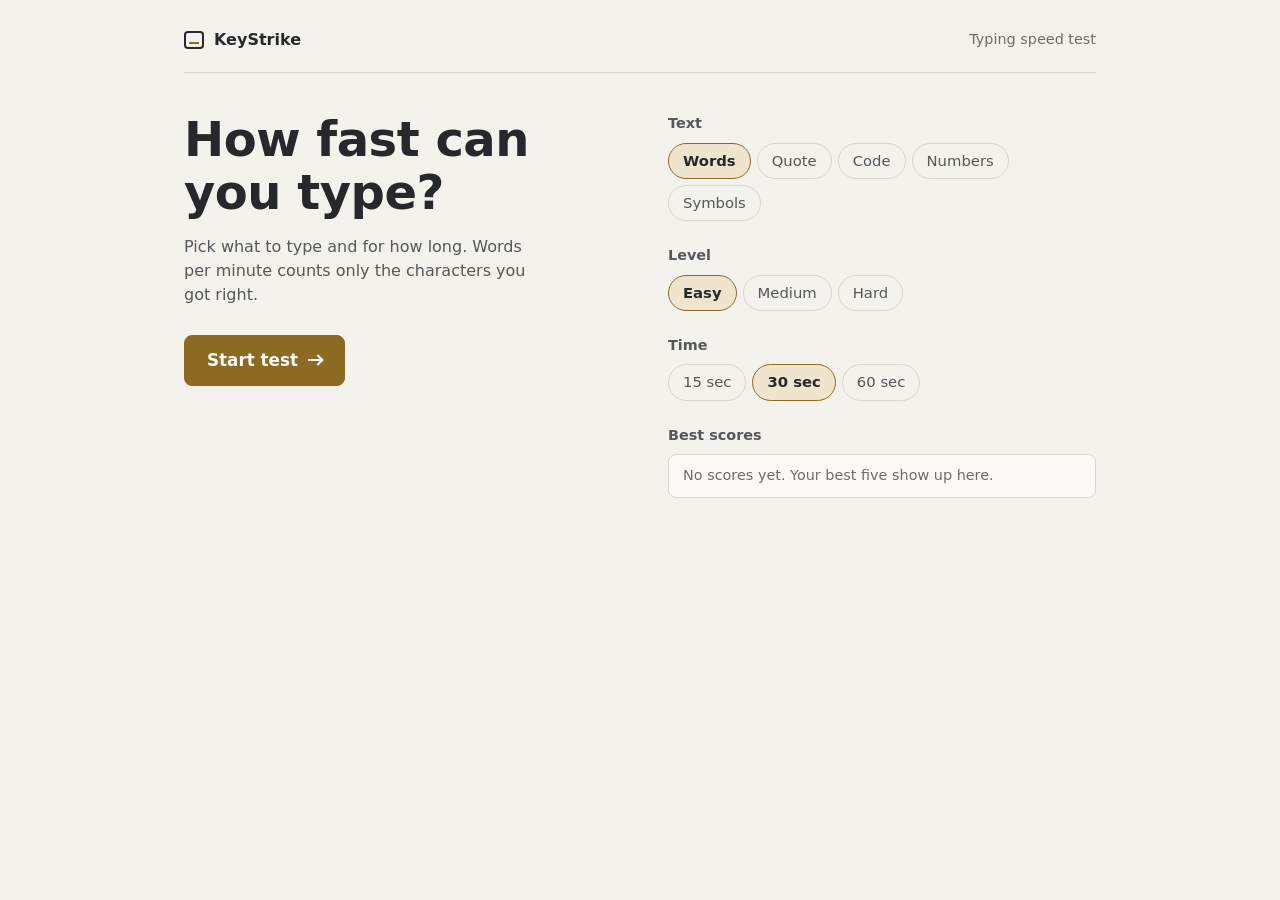
<file: index.html>
<!DOCTYPE html>
<html lang="en">
<head>
  <meta charset="UTF-8">
  <meta name="viewport" content="width=device-width, initial-scale=1">
  <title>KeyStrike | Typing speed test</title>
  <meta name="description" content="A typing speed test with words, quotes, code, numbers, and symbols. Best scores stay in your browser.">
  <link rel="stylesheet" href="css/style.css">
</head>
<body>
  <main class="app">
    <header class="header">
      <a href="index.html" class="brand"><span class="brand__mark" aria-hidden="true"></span>KeyStrike</a>
      <span class="header__note">Typing speed test</span>
    </header>

    <div class="home">
      <section class="home__intro">
        <h1 class="home__title">How fast can you type?</h1>
        <p class="home__lede">Pick what to type and for how long. Words per minute counts only the characters you got right.</p>
        <a href="test.html" class="btn btn--primary btn--large" id="startBtn">Start test<span class="arrow-icon" aria-hidden="true"></span></a>
      </section>

      <section class="home__settings" aria-label="Test settings">
        <div class="setting">
          <p class="setting__label" id="modeLabel">Text</p>
          <div class="choices" role="group" aria-labelledby="modeLabel">
            <button type="button" class="choice" data-setting="mode" data-value="normal">Words</button>
            <button type="button" class="choice" data-setting="mode" data-value="quote">Quote</button>
            <button type="button" class="choice" data-setting="mode" data-value="code">Code</button>
            <button type="button" class="choice" data-setting="mode" data-value="numbers">Numbers</button>
            <button type="button" class="choice" data-setting="mode" data-value="symbols">Symbols</button>
          </div>
        </div>

        <div class="setting">
          <p class="setting__label" id="levelLabel">Level</p>
          <div class="choices" role="group" aria-labelledby="levelLabel">
            <button type="button" class="choice" data-setting="level" data-value="easy">Easy</button>
            <button type="button" class="choice" data-setting="level" data-value="medium">Medium</button>
            <button type="button" class="choice" data-setting="level" data-value="hard">Hard</button>
          </div>
        </div>

        <div class="setting">
          <p class="setting__label" id="timeLabel">Time</p>
          <div class="choices" role="group" aria-labelledby="timeLabel">
            <button type="button" class="choice" data-setting="time" data-value="15">15 sec</button>
            <button type="button" class="choice" data-setting="time" data-value="30">30 sec</button>
            <button type="button" class="choice" data-setting="time" data-value="60">60 sec</button>
          </div>
        </div>

        <div class="setting">
          <p class="setting__label">Best scores</p>
          <ol class="scores" id="bestScores"></ol>
        </div>
      </section>
    </div>
  </main>

  <script src="js/config.js"></script>
  <script src="js/home.js"></script>
</body>
</html>
</file>
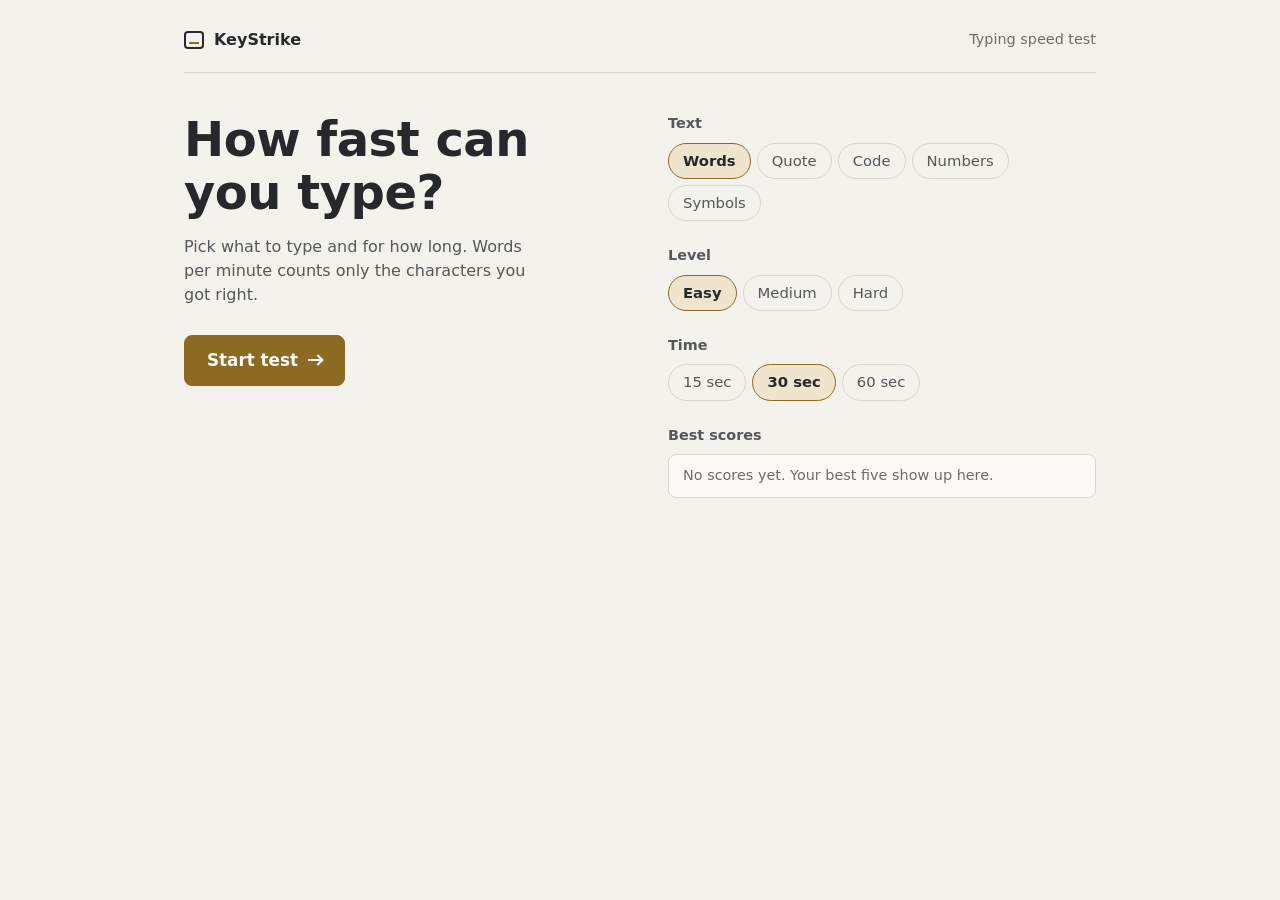
<file: result.html>
<!DOCTYPE html>
<html lang="en">
<head>
  <meta charset="UTF-8">
  <meta name="viewport" content="width=device-width, initial-scale=1">
  <title>Your result | KeyStrike</title>
  <link rel="stylesheet" href="css/style.css">
</head>
<body>
  <main class="app">
    <header class="header">
      <a href="index.html" class="brand"><span class="brand__mark" aria-hidden="true"></span>KeyStrike</a>
      <span class="header__note" id="setupLabel"></span>
    </header>

    <section class="result">
      <p class="result__label">Words per minute</p>
      <p class="result__wpm" id="resWpm">0</p>
      <p class="result__verdict" id="resultRank"></p>
    </section>

    <dl class="result-grid">
      <div><dt>Accuracy</dt><dd id="resAcc">0%</dd></div>
      <div><dt>Correct characters</dt><dd id="resCorrect">0</dd></div>
      <div><dt>Mistakes</dt><dd id="resErrors">0</dd></div>
      <div><dt>Time</dt><dd id="resTime">0s</dd></div>
    </dl>

    <div class="actions actions--center">
      <a href="test.html" class="btn btn--primary">Try again<span class="arrow-icon" aria-hidden="true"></span></a>
      <a href="index.html" class="btn btn--quiet">Change settings</a>
    </div>
  </main>

  <script src="js/config.js"></script>
  <script src="js/result.js"></script>
</body>
</html>
</file>
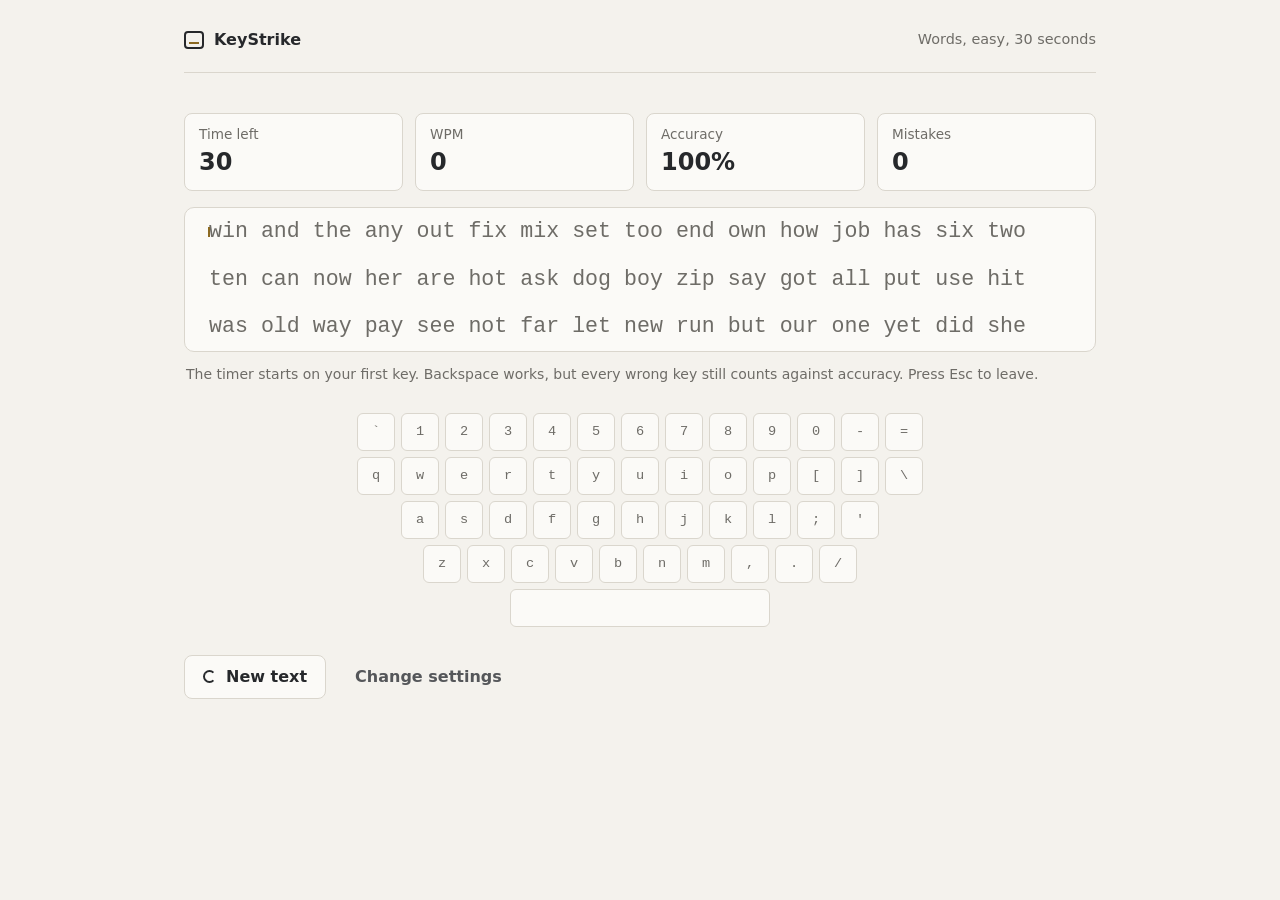
<file: test.html>
<!DOCTYPE html>
<html lang="en">
<head>
  <meta charset="UTF-8">
  <meta name="viewport" content="width=device-width, initial-scale=1">
  <title>Typing test | KeyStrike</title>
  <link rel="stylesheet" href="css/style.css">
</head>
<body>
  <main class="app">
    <header class="header">
      <a href="index.html" class="brand"><span class="brand__mark" aria-hidden="true"></span>KeyStrike</a>
      <span class="header__note" id="setupLabel"></span>
    </header>

    <dl class="live">
      <div><dt>Time left</dt><dd id="timerVal">30</dd></div>
      <div><dt>WPM</dt><dd id="wpmLive">0</dd></div>
      <div><dt>Accuracy</dt><dd id="accLive">100%</dd></div>
      <div><dt>Mistakes</dt><dd id="errLive">0</dd></div>
    </dl>

    <div class="words-wrap" id="wordsWrap">
      <div class="words" id="wordDisplay" aria-hidden="true"></div>
      <p class="focus-hint" id="focusHint" hidden>Click here to keep typing</p>
    </div>

    <label class="visually-hidden" for="typingInput">Type the text shown above</label>
    <input type="text" id="typingInput" class="typing-input" autocomplete="off" autocorrect="off" autocapitalize="off" spellcheck="false">

    <p class="test-tip">The timer starts on your first key. Backspace works, but every wrong key still counts against accuracy. Press Esc to leave.</p>

    <div class="keyboard" id="keyboard" aria-hidden="true"></div>

    <div class="actions">
      <button type="button" class="btn" id="restartBtn"><span class="restart-icon" aria-hidden="true"></span>New text</button>
      <a href="index.html" class="btn btn--quiet">Change settings</a>
    </div>
  </main>

  <script src="js/config.js"></script>
  <script src="js/words.js"></script>
  <script src="js/keyboard.js"></script>
  <script src="js/test.js"></script>
</body>
</html>
</file>
<file: css/style.css>
:root {
  color-scheme: light dark;
  --bg: #F4F2ED;
  --surface: #FBFAF7;
  --surface-2: #ECE9E2;
  --border: #DAD6CD;
  --text: #26282B;
  --text-soft: #55575A;
  --muted: #6E6C67;
  --accent: #8C6A22;
  --accent-soft: #EFE5CF;
  --on-accent: #FBFAF7;
  --right: #3B6B46;
  --wrong: #A6433A;
  --wrong-soft: #F3DDD8;
  --font: system-ui, -apple-system, "Segoe UI", Roboto, "Helvetica Neue", Arial, sans-serif;
  --mono: ui-monospace, "Cascadia Mono", "SF Mono", Consolas, "Liberation Mono", monospace;
}

@media (prefers-color-scheme: dark) {
  :root {
    --bg: #1C1E21;
    --surface: #24272B;
    --surface-2: #2D3035;
    --border: #3A3E44;
    --text: #E6E3DC;
    --text-soft: #B5B1A9;
    --muted: #9A968F;
    --accent: #D8B676;
    --accent-soft: #3A3427;
    --on-accent: #1C1E21;
    --right: #9CC6A3;
    --wrong: #E89A90;
    --wrong-soft: #4A2E2B;
  }
}

*, *::before, *::after { box-sizing: border-box; margin: 0; padding: 0; }

body {
  font-family: var(--font);
  background: var(--bg);
  color: var(--text);
  line-height: 1.5;
  min-height: 100vh;
}

a { color: inherit; }
button, input { font: inherit; color: inherit; }
button { cursor: pointer; background: none; border: none; }
ol { list-style: none; }

:focus-visible { outline: 2px solid var(--accent); outline-offset: 2px; }

.visually-hidden {
  position: absolute;
  width: 1px;
  height: 1px;
  overflow: hidden;
  clip-path: inset(50%);
  white-space: nowrap;
}

.app {
  max-width: 960px;
  margin: 0 auto;
  padding: 28px 24px 64px;
}

.header {
  display: flex;
  justify-content: space-between;
  align-items: center;
  gap: 16px;
  padding-bottom: 20px;
  margin-bottom: 40px;
  border-bottom: 1px solid var(--border);
}
.header__note { color: var(--muted); font-size: 0.9rem; }

.brand {
  display: inline-flex;
  align-items: center;
  gap: 10px;
  font-weight: 700;
  text-decoration: none;
}
.brand__mark {
  width: 20px;
  height: 18px;
  border: 2px solid currentColor;
  border-radius: 4px;
  position: relative;
}
.brand__mark::after {
  content: "";
  position: absolute;
  left: 3px;
  right: 3px;
  bottom: 3px;
  height: 2px;
  background: var(--accent);
}

.btn {
  display: inline-flex;
  align-items: center;
  gap: 10px;
  padding: 9px 18px;
  border: 1px solid var(--border);
  border-radius: 8px;
  background: var(--surface);
  font-weight: 600;
  text-decoration: none;
}
.btn:hover { background: var(--surface-2); }
.btn--primary { background: var(--accent); border-color: var(--accent); color: var(--on-accent); }
.btn--primary:hover { background: var(--accent); filter: brightness(0.94); }
.btn--quiet { border-color: transparent; background: none; color: var(--text-soft); }
.btn--quiet:hover { background: var(--surface-2); color: var(--text); }
.btn--large { padding: 12px 22px; font-size: 1.05rem; }

.arrow-icon {
  width: 14px;
  height: 2px;
  background: currentColor;
  position: relative;
}
.arrow-icon::after {
  content: "";
  position: absolute;
  right: 0;
  top: 50%;
  width: 8px;
  height: 8px;
  border-top: 2px solid currentColor;
  border-right: 2px solid currentColor;
  transform: translateY(-50%) rotate(45deg);
}

.restart-icon {
  width: 13px;
  height: 13px;
  border: 2px solid currentColor;
  border-right-color: transparent;
  border-radius: 50%;
}

.home {
  display: grid;
  grid-template-columns: 1fr 1fr;
  gap: 56px;
  align-items: start;
}
.home__title {
  font-size: clamp(2rem, 5vw, 3rem);
  line-height: 1.1;
  letter-spacing: -0.01em;
  margin-bottom: 16px;
}
.home__lede { color: var(--text-soft); max-width: 36ch; margin-bottom: 28px; }

.setting + .setting { margin-top: 24px; }
.setting__label { font-size: 0.9rem; font-weight: 600; color: var(--text-soft); margin-bottom: 8px; }

.choices { display: flex; flex-wrap: wrap; gap: 6px; }
.choice {
  padding: 6px 14px;
  border: 1px solid var(--border);
  border-radius: 999px;
  color: var(--text-soft);
  font-size: 0.925rem;
}
.choice:hover { color: var(--text); background: var(--surface); }
.choice[aria-pressed="true"] { background: var(--accent-soft); border-color: var(--accent); color: var(--text); font-weight: 600; }

.scores { border: 1px solid var(--border); border-radius: 8px; background: var(--surface); }
.scores__row,
.scores__empty {
  display: grid;
  grid-template-columns: 5.5rem 3.5rem 1fr auto;
  gap: 12px;
  padding: 10px 14px;
  font-size: 0.9rem;
  color: var(--text-soft);
}
.scores__empty { display: block; color: var(--muted); }
.scores__row + .scores__row { border-top: 1px solid var(--border); }
.scores__wpm { color: var(--text); font-weight: 600; }
.scores__date { color: var(--muted); }

.live {
  display: grid;
  grid-template-columns: repeat(4, 1fr);
  gap: 12px;
  margin-bottom: 16px;
}
.live div,
.result-grid div {
  background: var(--surface);
  border: 1px solid var(--border);
  border-radius: 8px;
  padding: 10px 14px;
}
.live dt,
.result-grid dt { font-size: 0.85rem; color: var(--muted); }
.live dd,
.result-grid dd { font-size: 1.5rem; font-weight: 650; font-variant-numeric: tabular-nums; }

.words-wrap {
  position: relative;
  font-family: var(--mono);
  font-size: 1.35rem;
  line-height: 2.2;
  box-sizing: content-box;
  height: 6.6em;
  padding: 0 24px;
  overflow: hidden;
  scroll-behavior: smooth;
  background: var(--surface);
  border: 1px solid var(--border);
  border-radius: 10px;
  cursor: text;
}
.words { color: var(--muted); user-select: none; }
.word { display: inline-block; vertical-align: top; white-space: pre; }
.char { position: relative; }
.char.is-right { color: var(--right); }
.char.is-wrong { color: var(--wrong); text-decoration: underline; text-underline-offset: 4px; }
.char--space.is-wrong { background: var(--wrong-soft); text-decoration: none; }
.char.is-cursor::before {
  content: "";
  position: absolute;
  left: -1px;
  top: 0.35em;
  bottom: 0.3em;
  width: 2px;
  background: var(--accent);
  animation: blink 1s step-end infinite;
}
@keyframes blink { 50% { opacity: 0; } }

.focus-hint {
  position: absolute;
  inset: 0;
  display: grid;
  place-items: center;
  font-family: var(--font);
  font-size: 1rem;
  color: var(--text);
  background: color-mix(in srgb, var(--surface) 82%, transparent);
}
.focus-hint[hidden] { display: none; }

.typing-input {
  position: absolute;
  opacity: 0;
  width: 1px;
  height: 1px;
  pointer-events: none;
}

.test-tip { color: var(--muted); font-size: 0.875rem; margin: 12px 2px 28px; }

.keyboard { display: grid; gap: 6px; justify-content: center; margin-bottom: 28px; }
.kb-row { display: flex; gap: 6px; justify-content: center; }
.key {
  width: 38px;
  height: 38px;
  display: grid;
  place-items: center;
  border: 1px solid var(--border);
  border-radius: 6px;
  background: var(--surface);
  color: var(--muted);
  font-family: var(--mono);
  font-size: 0.85rem;
  transition: background 0.2s, color 0.2s, border-color 0.2s;
}
.key--space { width: 260px; }
.key--right { background: var(--accent-soft); border-color: var(--accent); color: var(--text); transition: none; }
.key--wrong { background: var(--wrong-soft); border-color: var(--wrong); color: var(--wrong); transition: none; }

.actions { display: flex; gap: 10px; flex-wrap: wrap; }
.actions--center { justify-content: center; }

.result { text-align: center; padding: 20px 0 32px; }
.result__label { color: var(--muted); }
.result__wpm { font-size: clamp(4rem, 14vw, 6.5rem); font-weight: 700; line-height: 1; margin: 6px 0 14px; font-variant-numeric: tabular-nums; }
.result__verdict { color: var(--text-soft); max-width: 44ch; margin: 0 auto; }

.result-grid {
  display: grid;
  grid-template-columns: repeat(4, 1fr);
  gap: 12px;
  margin-bottom: 32px;
}

@media (max-width: 760px) {
  .home { grid-template-columns: 1fr; gap: 40px; }
  .live,
  .result-grid { grid-template-columns: repeat(2, 1fr); }
  .keyboard { display: none; }
  .words-wrap { font-size: 1.15rem; padding: 0 18px; }
}

@media (max-width: 420px) {
  .app { padding: 20px 16px 48px; }
  .header__note { display: none; }
  .scores__row { grid-template-columns: 4.5rem 3rem 1fr; }
  .scores__date { display: none; }
}

@media (prefers-reduced-motion: reduce) {
  .words-wrap { scroll-behavior: auto; }
  .char.is-cursor::before { animation: none; }
}
</file>
